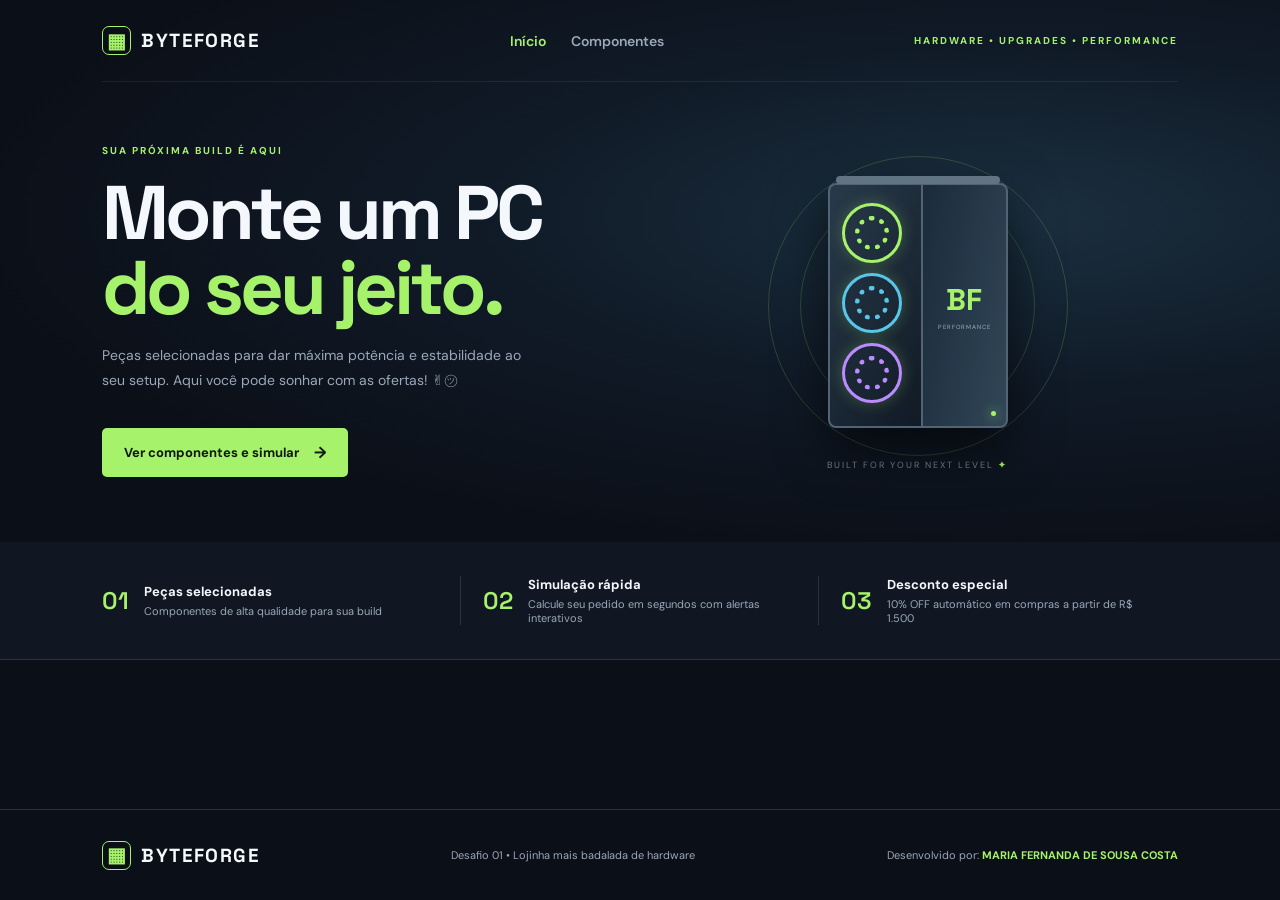
<file: index.html>
<!DOCTYPE html>
<html lang="pt-BR">
<head>
  <meta charset="UTF-8">
  <meta name="viewport" content="width=device-width, initial-scale=1.0">
  <title>ByteForge | Hardware & Alta Performance</title>
  <link rel="stylesheet" href="style.css">
</head>
<body>
  <header class="topo">
    <nav class="navegacao">
      <a class="logo" href="index.html"> <span class="logo-icone">▦</span> BYTEFORGE</a>
      <div class="menu-links">
        <a href="index.html" class="link-ativo">Início</a>
        <a href="produtos.html">Componentes</a>
      </div>
      <span class="selo">HARDWARE • UPGRADES • PERFORMANCE</span>
    </nav>

    <section class="hero">
      <div class="hero-texto">
        <p class="etiqueta">SUA PRÓXIMA BUILD É AQUI</p>
        <h1>Monte um PC<br><span>do seu jeito.</span></h1>
        <p class="descricao-hero">
          Peças selecionadas para dar máxima potência e estabilidade ao seu setup. 
          Aqui você pode sonhar com as ofertas! ✌︎㋡
        </p>
        <a class="botao-hero" href="produtos.html">Ver componentes e simular <span>→</span></a>
      </div>

      <div class="hero-art" aria-label="Ilustração de computador">
        <div class="orb orb-1"></div>
        <div class="orb orb-2"></div>
        <div class="pc-case">
          <div class="case-top"></div>
          <div class="case-front">
            <div class="fan fan-one"><i></i></div>
            <div class="fan fan-two"><i></i></div>
            <div class="fan fan-three"><i></i></div>
          </div>
          <div class="case-side">
            <span>BF</span>
            <small>PERFORMANCE</small>
          </div>
          <div class="case-light"></div>
        </div>
        <div class="art-caption">BUILT FOR YOUR NEXT LEVEL <b>✦</b></div>
      </div>
    </section>
  </header>

  <main>
    <section class="beneficios">
      <div>
        <span>01</span>
        <p><strong>Peças selecionadas</strong><small>Componentes de alta qualidade para sua build</small></p>
      </div>
      <div>
        <span>02</span>
        <p><strong>Simulação rápida</strong><small>Calcule seu pedido em segundos com alertas interativos</small></p>
      </div>
      <div>
        <span>03</span>
        <p><strong>Desconto especial</strong><small>10% OFF automático em compras a partir de R$ 1.500</small></p>
      </div>
    </section>
  </main>

  <footer>
    <a class="logo" href="index.html"><span class="logo-icone">▦</span> BYTEFORGE</a>
    <p>Desafio 01 • Lojinha mais badalada de hardware</p>
    <p class="credito">Desenvolvido por: <strong>MARIA FERNANDA DE SOUSA COSTA</strong></p>
  </footer>
</body>
</html>
</file>
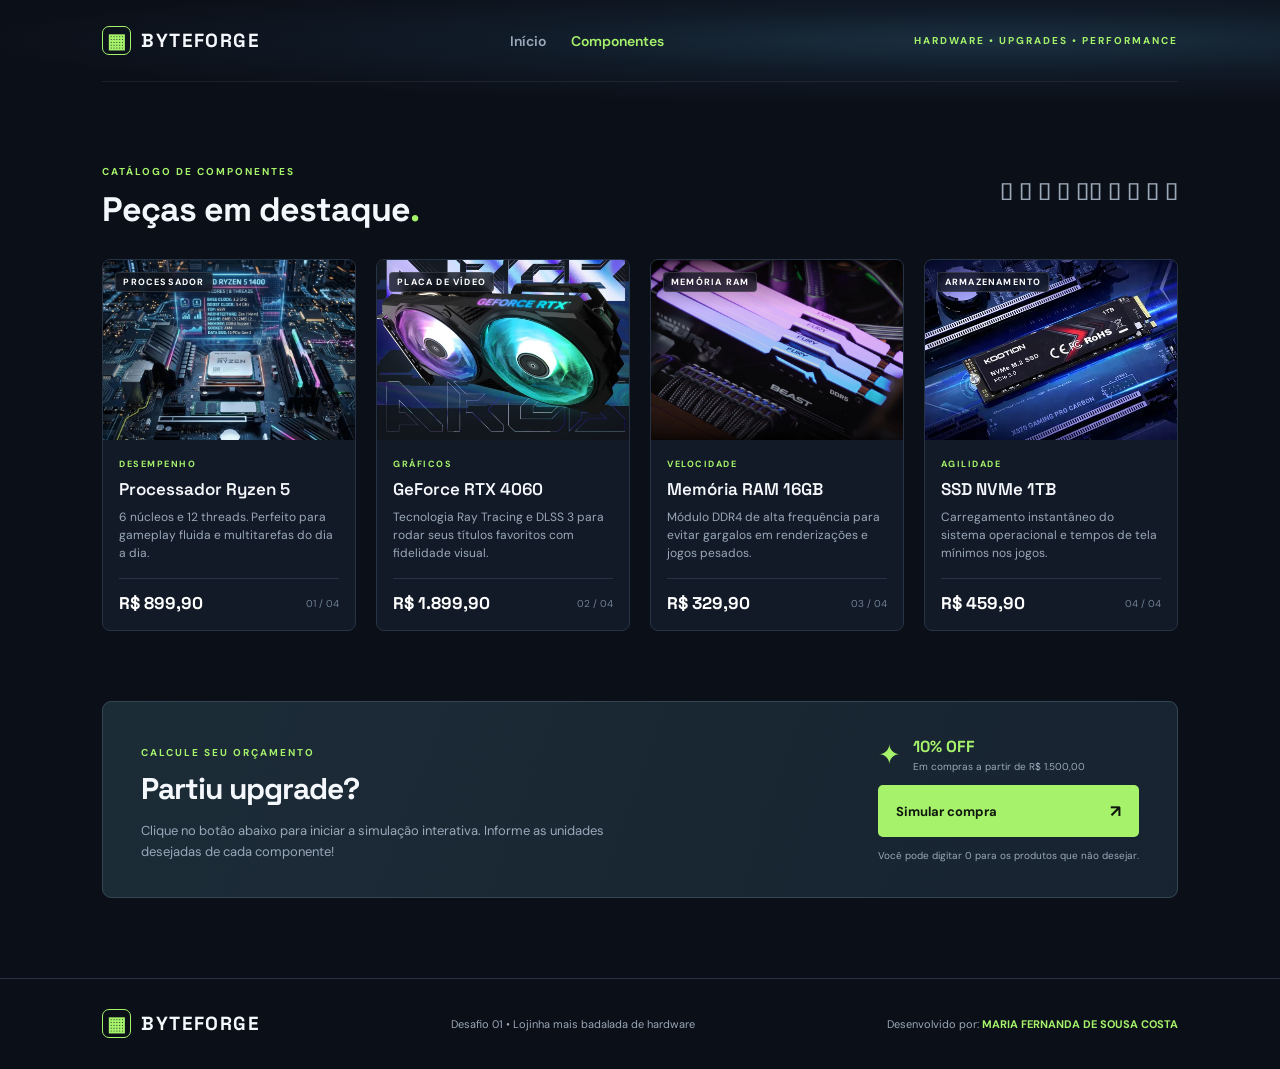
<file: produtos.html>
<!DOCTYPE html>
<html lang="pt-BR">
<head>
  <meta charset="UTF-8">
  <meta name="viewport" content="width=device-width, initial-scale=1.0">
  <title>ByteForge | Peças & Simulação</title>
  <link rel="stylesheet" href="style.css">
</head>
<body>
  <header class="topo topo-compacto">
    <nav class="navegacao">
      <a class="logo" href="index.html"> <span class="logo-icone">▦</span> BYTEFORGE</a>
      <div class="menu-links">
        <a href="index.html">Início</a>
        <a href="produtos.html" class="link-ativo">Componentes</a>
      </div>
      <span class="selo">HARDWARE • UPGRADES • PERFORMANCE</span>
    </nav>
  </header>

  <main>
    <section class="produtos-section" id="produtos">
      <div class="secao-cabecalho">
        <div>
          <p class="etiqueta">CATÁLOGO DE COMPONENTES</p>
          <h2>Peças em destaque<span>.</span></h2>
        </div>
        <p class="nota">𓆝 𓆟 𓆞 𓆝 𓆟𓆝 𓆟 𓆞 𓆝 𓆟</p>
      </div>

      <div class="grade-produtos">
        <!-- PRODUTO 1 -->
        <article class="produto">
          <div class="produto-imagem">
            <span class="tag">PROCESSADOR</span>
            <img src="assets/cpu.jpg" alt="Processador AMD Ryzen" class="img-real">
          </div>
          <div class="produto-info">
            <p class="categoria">DESEMPENHO</p>
            <h3>Processador Ryzen 5</h3>
            <p class="produto-desc">6 núcleos e 12 threads. Perfeito para gameplay fluida e multitarefas do dia a dia.</p>
            <div class="produto-rodape">
              <strong>R$ 899,90</strong>
              <span>01 / 04</span>
            </div>
          </div>
        </article>

        <!-- PRODUTO 2 -->
        <article class="produto">
          <div class="produto-imagem">
            <span class="tag">PLACA DE VÍDEO</span>
            <img src="assets/gpu.jpg" alt="Placa de Vídeo RTX" class="img-real">
          </div>
          <div class="produto-info">
            <p class="categoria">GRÁFICOS</p>
            <h3>GeForce RTX 4060</h3>
            <p class="produto-desc">Tecnologia Ray Tracing e DLSS 3 para rodar seus títulos favoritos com fidelidade visual.</p>
            <div class="produto-rodape">
              <strong>R$ 1.899,90</strong>
              <span>02 / 04</span>
            </div>
          </div>
        </article>

        <!-- PRODUTO 3 -->
        <article class="produto">
          <div class="produto-imagem">
            <span class="tag">MEMÓRIA RAM</span>
            <img src="assets/ram.png" alt="Pente de Memória RAM" class="img-real">
          </div>
          <div class="produto-info">
            <p class="categoria">VELOCIDADE</p>
            <h3>Memória RAM 16GB</h3>
            <p class="produto-desc">Módulo DDR4 de alta frequência para evitar gargalos em renderizações e jogos pesados.</p>
            <div class="produto-rodape">
              <strong>R$ 329,90</strong>
              <span>03 / 04</span>
            </div>
          </div>
        </article>

        <!-- PRODUTO 4 -->
        <article class="produto">
          <div class="produto-imagem">
            <span class="tag">ARMAZENAMENTO</span>
            <img src="assets/ssd.webp" alt="SSD M.2 NVMe" class="img-real">
          </div>
          <div class="produto-info">
            <p class="categoria">AGILIDADE</p>
            <h3>SSD NVMe 1TB</h3>
            <p class="produto-desc">Carregamento instantâneo do sistema operacional e tempos de tela mínimos nos jogos.</p>
            <div class="produto-rodape">
              <strong>R$ 459,90</strong>
              <span>04 / 04</span>
            </div>
          </div>
        </article>
      </div>
    </section>

    <!-- ÁREA DO SIMULADOR -->
    <section class="simulador">
      <div class="simulador-texto">
        <p class="etiqueta">CALCULE SEU ORÇAMENTO</p>
        <h2>Partiu upgrade?</h2>
        <p>
          Clique no botão abaixo para iniciar a simulação interativa. Informe as unidades desejadas de cada componente!
        </p>
      </div>
      <div class="simulador-acao">
        <div class="desconto">
          <span>✦</span>
          <p>
            <strong>10% OFF</strong>
            <small>Em compras a partir de R$ 1.500,00</small>
          </p>
        </div>
        <button onclick="simularCompra()">Simular compra <span>↗</span></button>
        <small class="aviso">Você pode digitar 0 para os produtos que não desejar.</small>
      </div>
    </section>
  </main>

  <footer>
    <a class="logo" href="index.html"><span class="logo-icone">▦</span> BYTEFORGE</a>
    <p>Desafio 01 • Lojinha mais badalada de hardware</p>
    <p class="credito">Desenvolvido por: <strong>MARIA FERNANDA DE SOUSA COSTA</strong></p>
  </footer>

  <script src="script.js"></script>
</body>
</html>
</file>
<file: style.css>
@import url('https://fonts.googleapis.com/css2?family=DM+Sans:wght@400;500;600;700&family=Space+Grotesk:wght@400;500;600;700&display=swap');

:root {
  --bg: #0b0f17;
  --panel: #121a27;
  --panel2: #172231;
  --text: #f4f7fb;
  --muted: #9aa8b9;
  --accent: #a6f36b;
  --line: #263345;
}

* {
  box-sizing: border-box;
}

html {
  scroll-behavior: smooth;
}

body {
  margin: 0;
  background: var(--bg);
  color: var(--text);
  font-family: 'DM Sans', Arial, sans-serif;
  min-height: 100vh;
  display: flex;
  flex-direction: column;
}

main {
  flex: 1;
}

/* CABEÇALHO E MENU */
.topo {
  background: radial-gradient(ellipse at 78% 40%, #1b3040 0%, #101a27 37%, #0b0f17 75%);
  padding: 0 8%;
  overflow: hidden;
}

.topo-compacto {
  padding-bottom: 20px;
}

.navegacao {
  height: 82px;
  display: flex;
  align-items: center;
  justify-content: space-between;
  border-bottom: 1px solid #ffffff12;
}

.menu-links {
  display: flex;
  gap: 25px;
}

.menu-links a {
  color: var(--muted);
  text-decoration: none;
  font-weight: 600;
  font-size: 14px;
}

.menu-links a:hover,
.menu-links a.link-ativo {
  color: var(--accent);
}

.logo {
  color: #f5f8fc;
  text-decoration: none;
  font: 700 19px 'Space Grotesk', sans-serif;
  letter-spacing: 1.4px;
  display: flex;
  align-items: center;
  gap: 10px;
}

.logo-icone {
  display: inline-grid;
  place-items: center;
  width: 29px;
  height: 29px;
  border: 1px solid var(--accent);
  color: var(--accent);
  border-radius: 7px;
  font-size: 20px;
}

.selo, .etiqueta {
  color: var(--accent);
  font-size: 10px;
  letter-spacing: 2px;
  font-weight: 700;
}

/* HERO SECTION (HOME) */
.hero {
  min-height: 440px;
  display: grid;
  grid-template-columns: 1fr 1fr;
  align-items: center;
  gap: 35px;
  padding: 52px 0 65px;
}

.hero h1 {
  font: 700 clamp(48px, 6vw, 76px)/.99 'Space Grotesk', sans-serif;
  letter-spacing: -4px;
  margin: 18px 0;
}

.hero h1 span {
  color: var(--accent);
}

.descricao-hero {
  color: var(--muted);
  max-width: 430px;
  line-height: 1.75;
  font-size: 14px;
}

.botao-hero {
  display: inline-flex;
  align-items: center;
  gap: 15px;
  margin-top: 22px;
  padding: 14px 22px;
  background: var(--accent);
  color: #10170d;
  border-radius: 5px;
  text-decoration: none;
  font-weight: 700;
  font-size: 13px;
}

.botao-hero span {
  font-size: 16px;
}

/* ILUSTRAÇÃO PC CASE */
.hero-art {
  height: 330px;
  position: relative;
  display: flex;
  justify-content: center;
  align-items: center;
}

.orb {
  position: absolute;
  border: 1px solid #a6f36b30;
  border-radius: 50%;
}
.orb-1 { width: 300px; height: 300px; }
.orb-2 { width: 235px; height: 235px; }

.pc-case {
  width: 180px;
  height: 245px;
  position: relative;
  z-index: 1;
  display: flex;
  filter: drop-shadow(0 22px 25px #0009);
}

.case-front {
  width: 95px;
  background: linear-gradient(120deg, #283a4a, #111a25);
  border: 2px solid #526474;
  border-radius: 8px 0 0 8px;
  padding: 18px 12px;
  display: flex;
  flex-direction: column;
  gap: 10px;
}

.case-side {
  flex: 1;
  background: linear-gradient(100deg, #1b2b3b, #314657);
  border: 2px solid #526474;
  border-left: 0;
  border-radius: 0 8px 8px 0;
  display: flex;
  flex-direction: column;
  justify-content: center;
  align-items: center;
  gap: 4px;
}

.case-side span {
  color: var(--accent);
  font: 700 30px 'Space Grotesk';
}

.case-side small {
  color: #9db0bf;
  font-size: 6px;
  letter-spacing: 1px;
}

.case-top {
  position: absolute;
  top: -7px;
  left: 8px;
  width: 164px;
  height: 8px;
  background: #607484;
  border-radius: 4px;
}

.fan {
  width: 60px;
  height: 60px;
  border-radius: 50%;
  border: 3px solid #a6f36b;
  display: grid;
  place-items: center;
  box-shadow: 0 0 15px #a6f36b40;
}

.fan i {
  width: 34px;
  height: 34px;
  border: 5px dotted #a6f36b;
  border-radius: 50%;
  display: block;
}

.fan-two { border-color: #58c6e8; }
.fan-two i { border-color: #58c6e8; }
.fan-three { border-color: #bb8cff; }
.fan-three i { border-color: #bb8cff; }

.case-light {
  position: absolute;
  bottom: 12px;
  right: 12px;
  width: 5px;
  height: 5px;
  border-radius: 50%;
  background: var(--accent);
  box-shadow: 0 0 12px var(--accent);
}

.art-caption {
  position: absolute;
  bottom: 0;
  color: #748698;
  font-size: 9px;
  letter-spacing: 2px;
}
.art-caption b { color: var(--accent); }

/* SEÇÃO BENEFÍCIOS */
.beneficios {
  display: grid;
  grid-template-columns: repeat(3, 1fr);
  padding: 34px 8%;
  background: #101722;
  border-bottom: 1px solid var(--line);
}

.beneficios > div {
  display: flex;
  align-items: center;
  gap: 15px;
  padding: 0 22px;
  border-right: 1px solid var(--line);
}
.beneficios > div:first-child { padding-left: 0; }
.beneficios > div:last-child { border: 0; }
.beneficios > div > span { color: var(--accent); font: 600 24px 'Space Grotesk'; }
.beneficios p { margin: 0; display: flex; flex-direction: column; gap: 4px; }
.beneficios strong { font-size: 13px; }
.beneficios small { color: var(--muted); font-size: 11px; }

/* SEÇÃO PRODUTOS */
.produtos-section {
  padding: 50px 8% 70px;
}

.secao-cabecalho {
  display: flex;
  justify-content: space-between;
  align-items: end;
  margin-bottom: 28px;
}

h2 {
  font: 700 34px 'Space Grotesk';
  letter-spacing: -1px;
  margin: 10px 0 0;
}
.secao-cabecalho h2 span { color: var(--accent); }
.nota { color: var(--muted); font-size: 24px; }

.grade-produtos {
  display: grid;
  grid-template-columns: repeat(4, 1fr);
  gap: 20px;
}

.produto {
  background: var(--panel);
  border: 1px solid var(--line);
  border-radius: 8px;
  overflow: hidden;
  display: flex;
  flex-direction: column;
}

.produto-imagem {
  height: 180px;
  position: relative;
  overflow: hidden;
  background: #080c12;
  display: flex;
  align-items: center;
  justify-content: center;
}

/* IMAGENS REAIS */
.img-real {
  width: 100%;
  height: 100%;
  object-fit: cover;
}

.tag {
  position: absolute;
  top: 12px;
  left: 12px;
  color: #fff;
  background: rgba(11, 15, 23, 0.75);
  backdrop-filter: blur(4px);
  padding: 3px 7px;
  border-radius: 4px;
  font-size: 9px;
  letter-spacing: 1.2px;
  font-weight: 700;
  z-index: 2;
  border: 1px solid #ffffff20;
}

.produto-info {
  padding: 18px 16px 16px;
  display: flex;
  flex-direction: column;
  flex: 1;
}

.categoria {
  color: var(--accent);
  font-size: 9px;
  letter-spacing: 1.5px;
  font-weight: 700;
  margin: 0 0 8px;
}

.produto h3 {
  font: 600 17px 'Space Grotesk';
  margin: 0 0 8px;
}

.produto-desc {
  color: var(--muted);
  font-size: 12px;
  line-height: 1.5;
  min-height: 38px;
  margin: 0 0 16px;
  flex: 1;
}

.produto-rodape {
  display: flex;
  justify-content: space-between;
  align-items: center;
  border-top: 1px solid var(--line);
  padding-top: 13px;
}

.produto-rodape strong {
  font: 700 17px 'Space Grotesk';
  color: #fff;
}

.produto-rodape span {
  color: #708194;
  font-size: 10px;
}

/* SIMULADOR */
.simulador {
  margin: 0 8% 80px;
  padding: 34px 38px;
  background: linear-gradient(110deg, #1c2c37, #172330);
  border: 1px solid #344653;
  border-radius: 9px;
  display: flex;
  justify-content: space-between;
  align-items: center;
  gap: 30px;
}

.simulador h2 { font-size: 30px; }
.simulador-texto > p:last-child {
  color: var(--muted);
  font-size: 13px;
  line-height: 1.6;
  max-width: 490px;
  margin-bottom: 0;
}

.simulador-acao {
  min-width: 240px;
  display: flex;
  flex-direction: column;
  gap: 12px;
}

.desconto {
  display: flex;
  align-items: center;
  gap: 12px;
}

.desconto > span {
  color: var(--accent);
  font-size: 27px;
}

.desconto p {
  display: flex;
  flex-direction: column;
  margin: 0;
  gap: 3px;
}

.desconto strong {
  font: 700 16px 'Space Grotesk';
  color: var(--accent);
}

.desconto small, .aviso {
  color: var(--muted);
  font-size: 10px;
}

button {
  background: var(--accent);
  border: 0;
  border-radius: 5px;
  padding: 15px 18px;
  color: #10170d;
  font: 700 13px 'DM Sans';
  cursor: pointer;
  display: flex;
  justify-content: space-between;
  align-items: center;
}

button span {
  font-size: 17px;
}

/* RODAPÉ */
footer {
  border-top: 1px solid var(--line);
  padding: 27px 8%;
  display: flex;
  align-items: center;
  justify-content: space-between;
  gap: 15px;
}

footer p {
  color: var(--muted);
  font-size: 11px;
}

.credito strong {
  color: var(--accent);
}

/* RESPONSIVIDADE */
@media (max-width: 900px) {
  .grade-produtos { grid-template-columns: repeat(2, 1fr); }
  .hero { grid-template-columns: 1fr; }
  .beneficios { grid-template-columns: 1fr; gap: 18px; }
  .beneficios > div { border: 0; padding: 0 !important; }
}

@media (max-width: 620px) {
  .topo { padding: 0 5%; }
  .selo { display: none; }
  .hero-art { height: 260px; }
  .produtos-section { padding: 40px 5%; }
  .secao-cabecalho { display: block; }
  .grade-produtos { grid-template-columns: 1fr; }
  .simulador { margin: 0 5% 50px; padding: 25px 20px; flex-direction: column; }
  .simulador-acao { width: 100%; }
  footer { flex-direction: column; text-align: center; }
}
</file>
